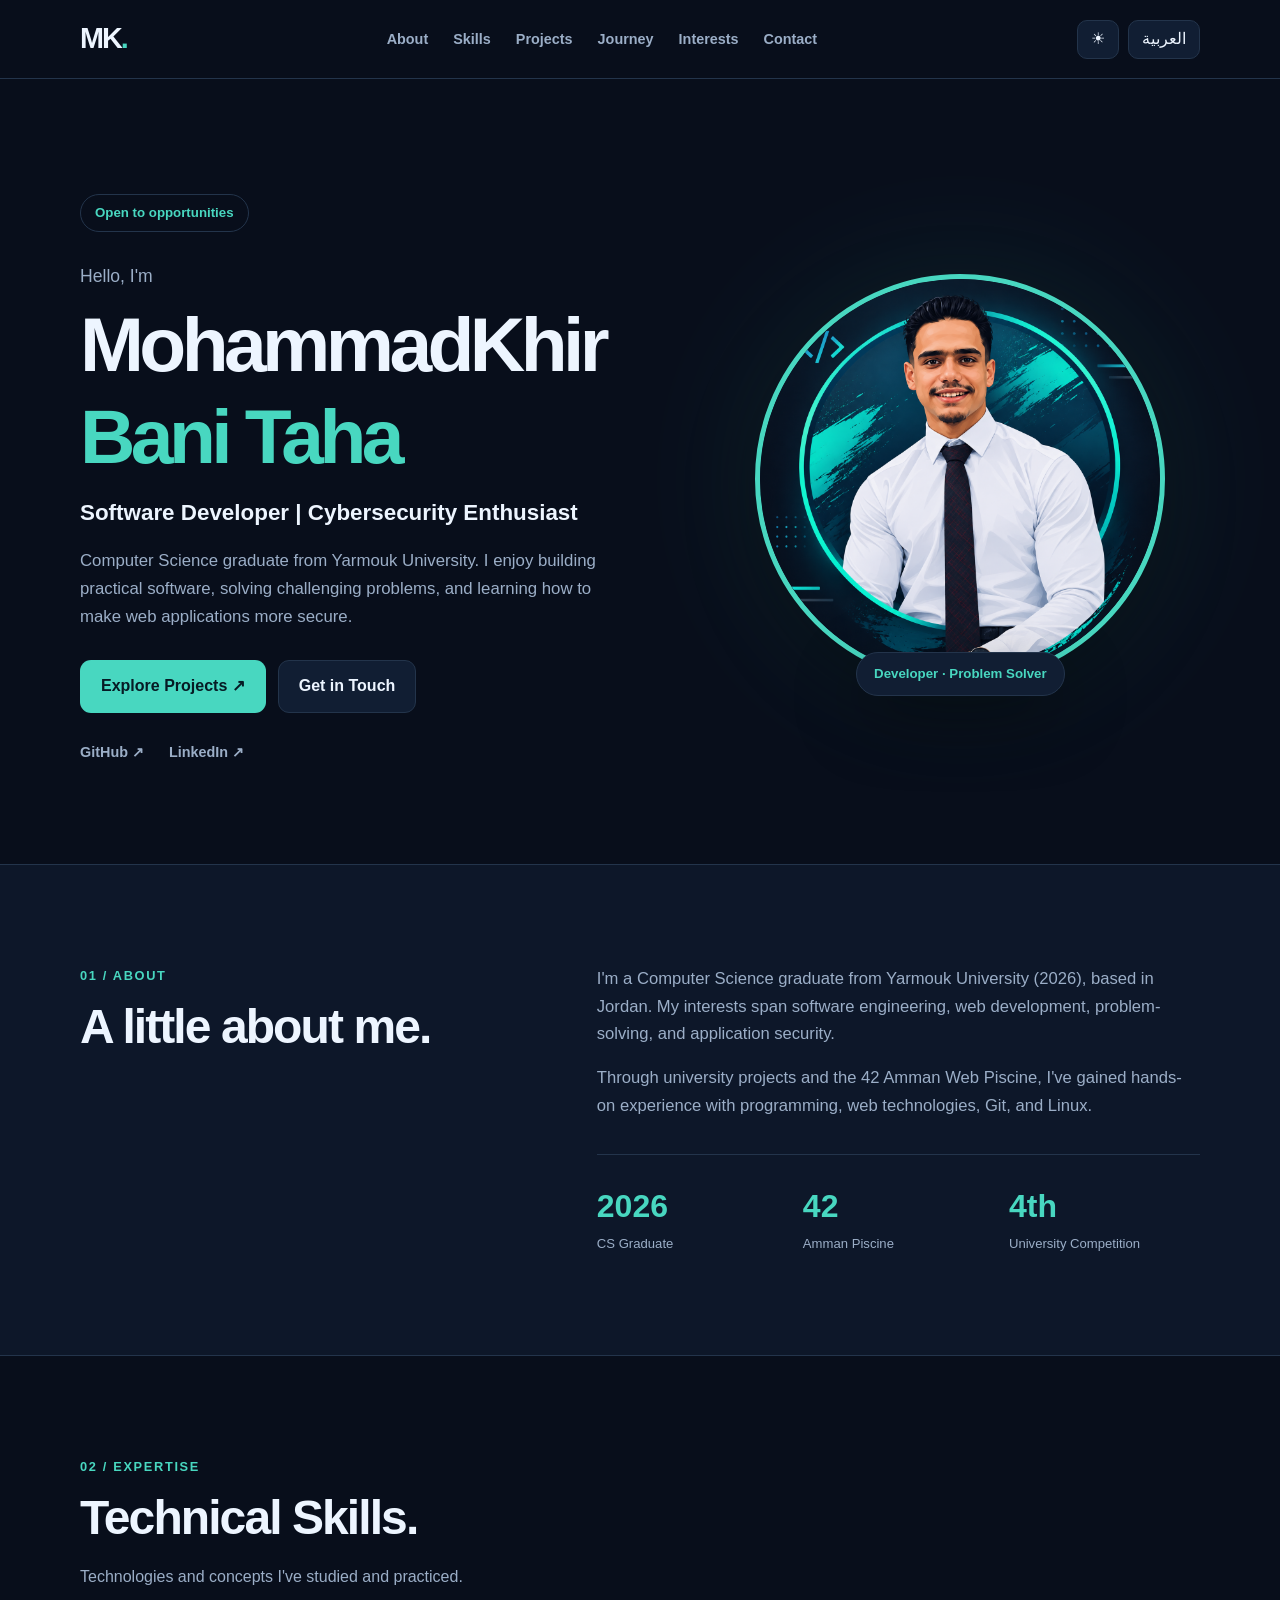
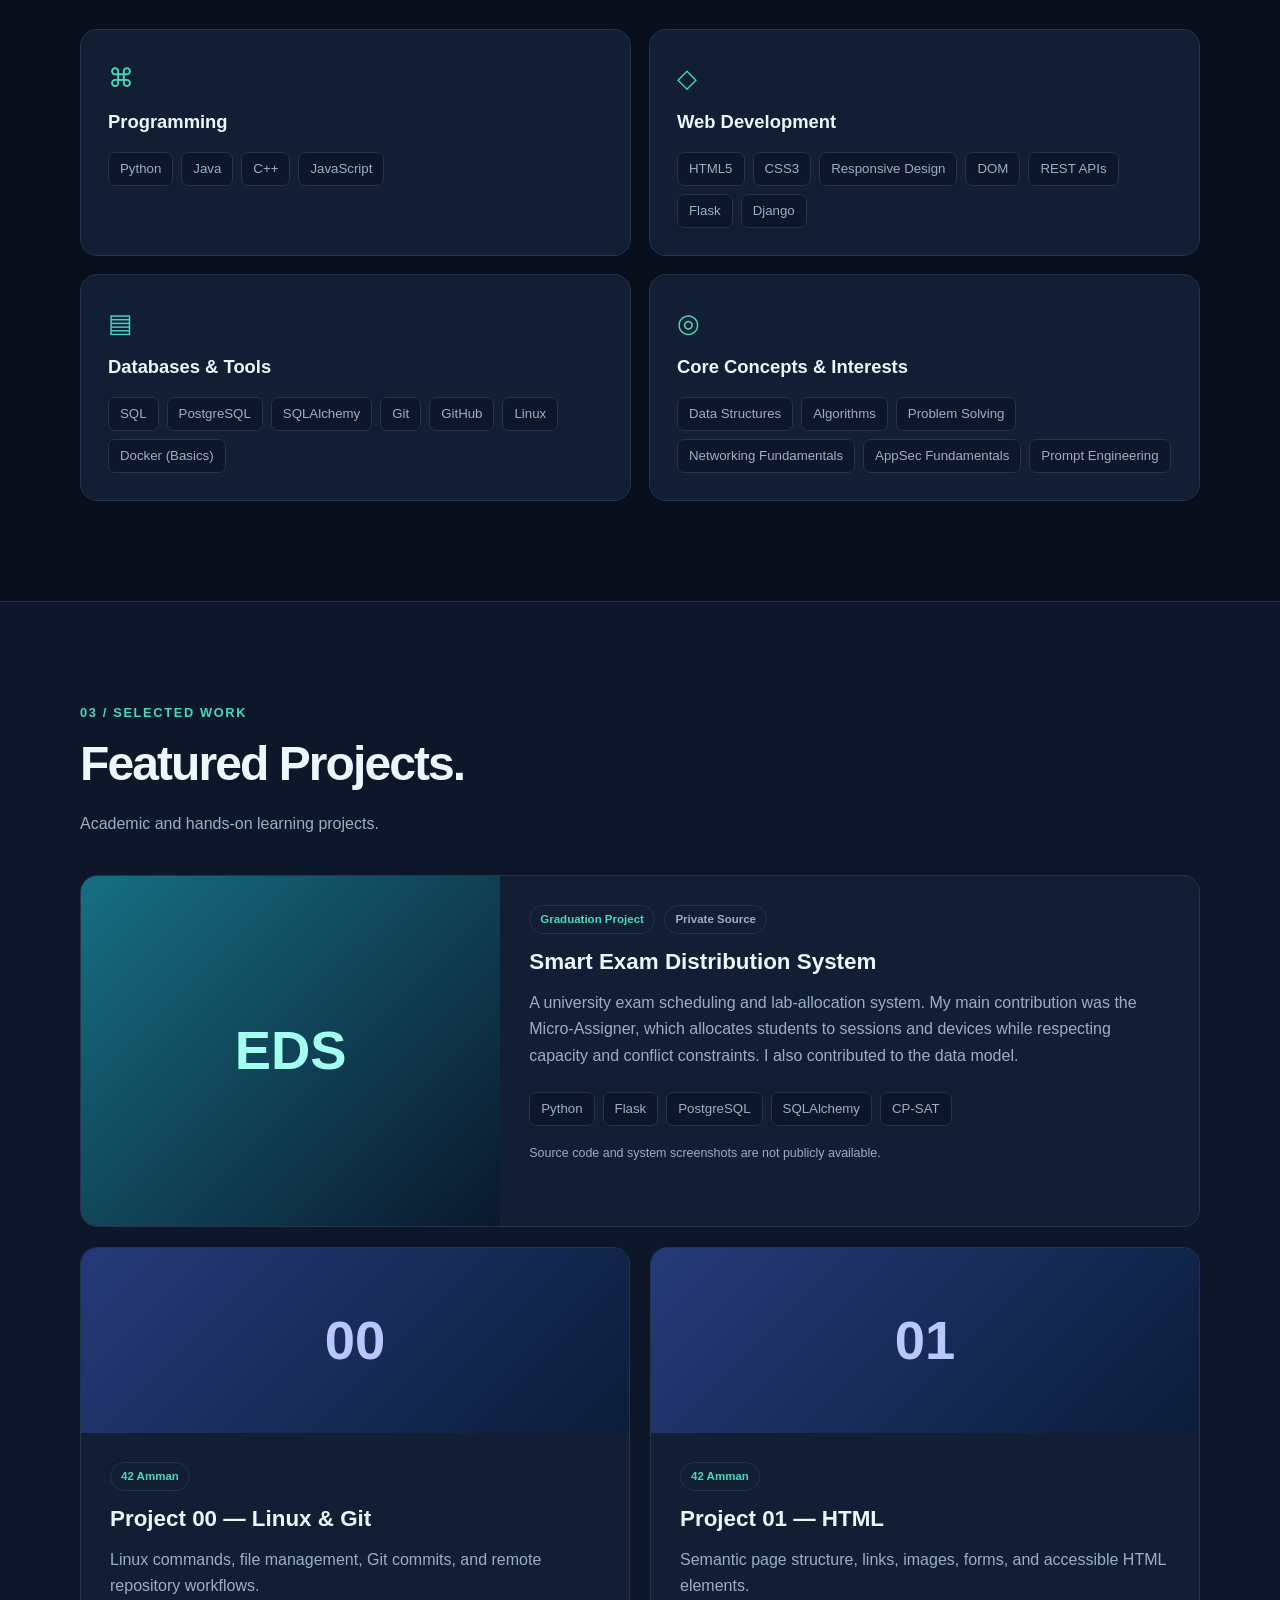
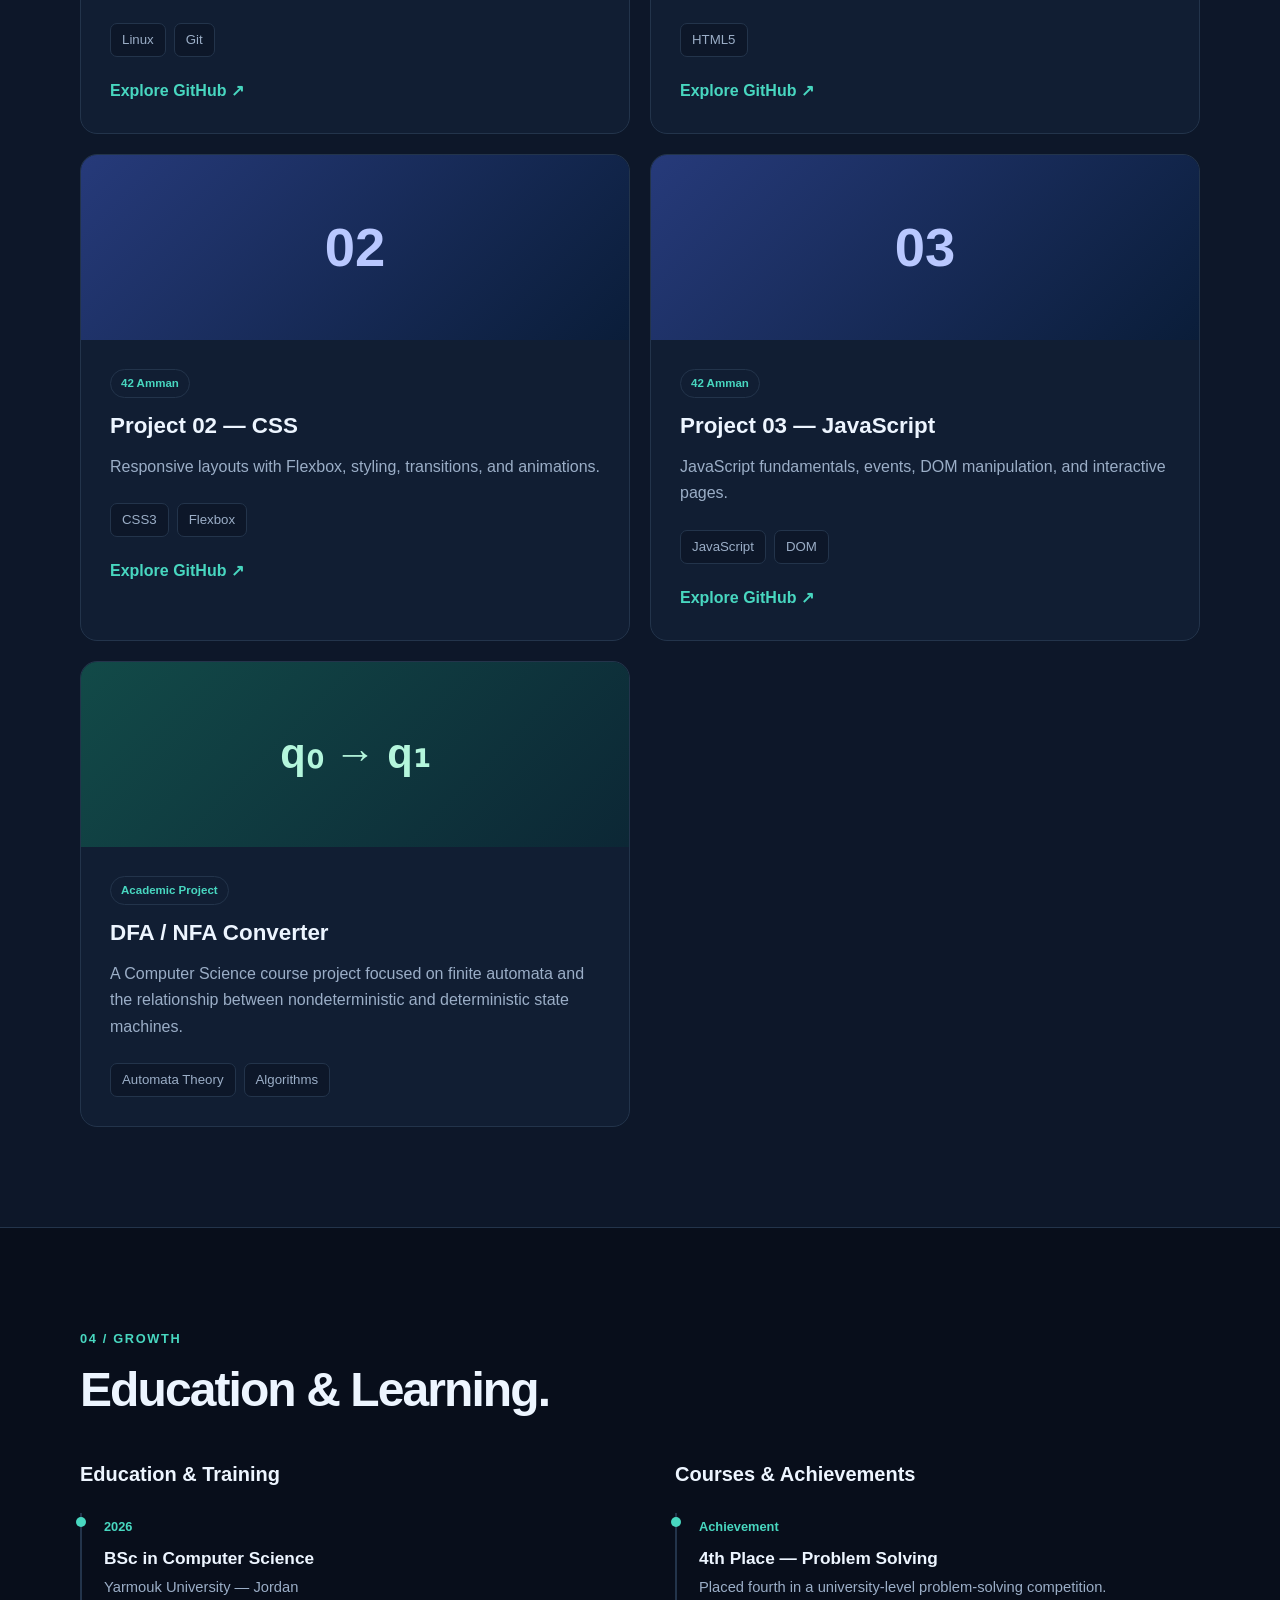
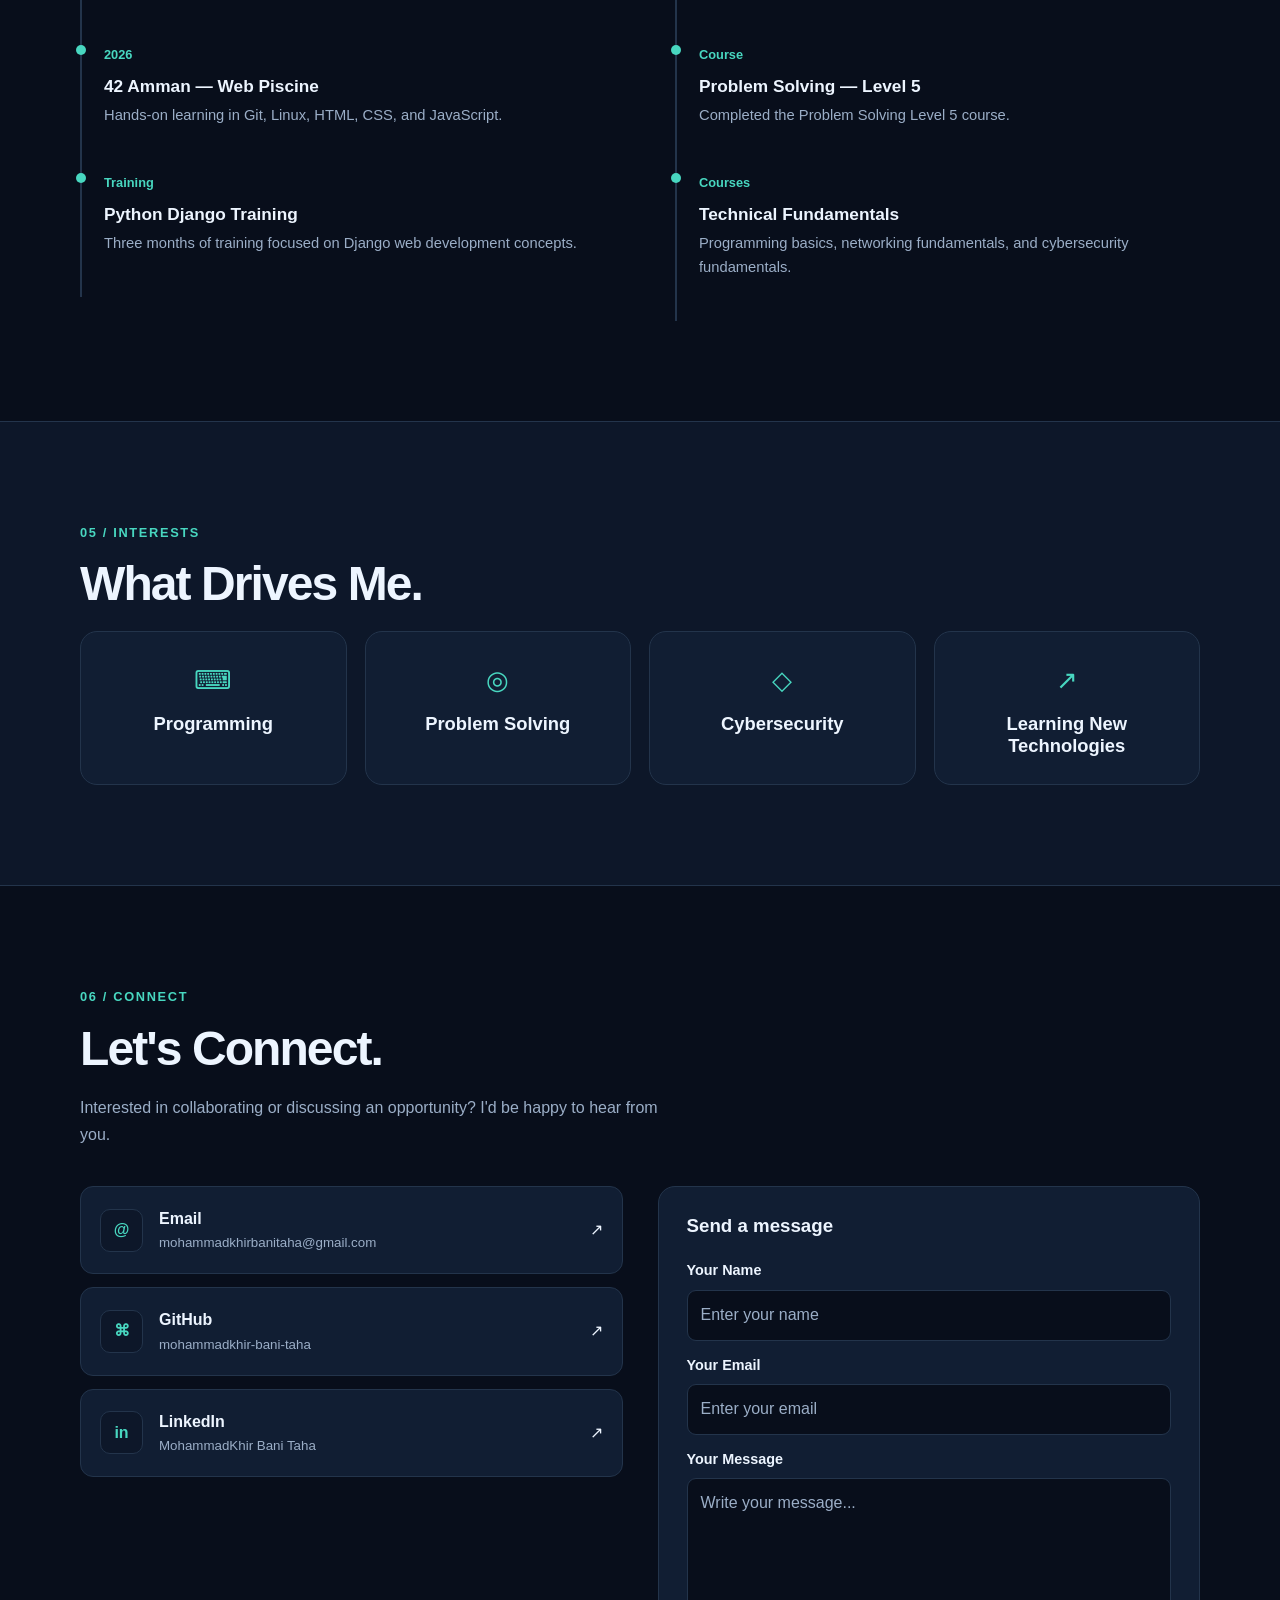
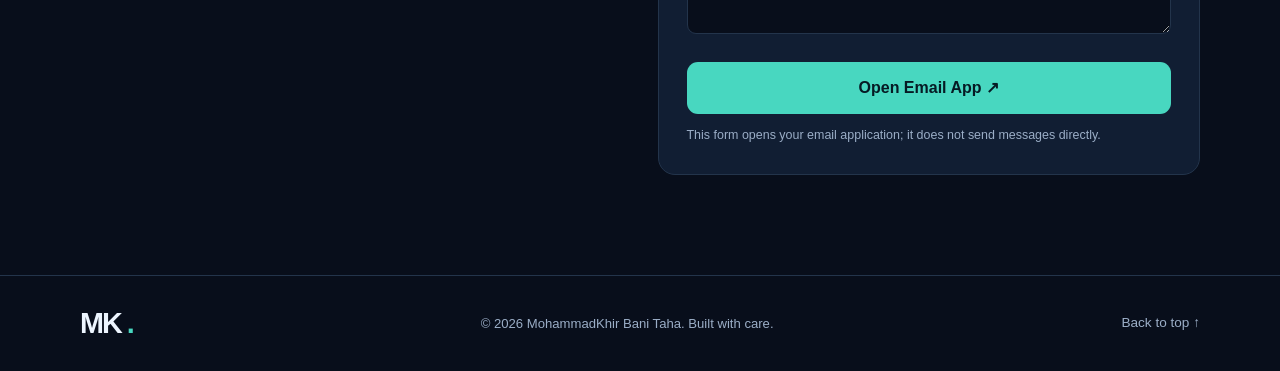
<file: index.html>
<!DOCTYPE html>
<html lang="en" dir="ltr">
<head>
  <meta charset="UTF-8">
  <meta name="viewport" content="width=device-width, initial-scale=1">
  <meta name="description" content="MohammadKhir Bani Taha — Software Developer and Cybersecurity Enthusiast.">
  <title>MohammadKhir Bani Taha | Portfolio</title>
  <link rel="stylesheet" href="style.css">
  <script src="script.js" defer></script>
</head>


    
<!-- 
Accessibility , 
Readability ,
SEO , 
Maintainability
 -->

<body>

  <header class="site-header">
    <nav class="nav container">
      <a class="brand" href="#home">MK<span>.</span></a>

      <button class="menu-toggle" id="menuBtn" type="button"
        aria-expanded="false" aria-controls="navLinks">☰</button>

      <ul class="nav-links" id="navLinks">
        <li><a href="#about" data-i18n="navAbout">About</a></li>
        <li><a href="#skills" data-i18n="navSkills">Skills</a></li>
        <li><a href="#projects" data-i18n="navProjects">Projects</a></li>
        <li><a href="#journey" data-i18n="navJourney">Journey</a></li>
        <li><a href="#hobbies" data-i18n="navHobbies">Interests</a></li>
        <li><a href="#contact" data-i18n="navContact">Contact</a></li>
      </ul>

      <div class="nav-actions">
        <button id="themeBtn" class="icon-btn" type="button"
          aria-label="Change theme">☀</button>





        <button id="langBtn" class="lang-btn" type="button">العربية</button>
      </div>
    </nav>
  </header>

  <main>

    <!-- HERO WITH PROFILE PHOTO -->
    <section class="hero container" id="home">
      <div class="hero-copy">
        <span class="eyebrow" data-i18n="heroEyebrow">
          Open to opportunities
        </span>

        <p class="hello" data-i18n="heroHello">Hello, I'm</p>

        <h1>MohammadKhir <span>Bani Taha</span></h1>

        <h2 data-i18n="heroRole">
          Software Developer | Cybersecurity Enthusiast
        </h2>

        <p class="lead" data-i18n="heroDescription">
          Computer Science graduate from Yarmouk University.
          I enjoy building practical software, solving challenging
          problems, and learning how to make web applications more secure.
        </p>

        <div class="hero-buttons">
          <a href="#projects" class="btn btn-primary"
            data-i18n="viewProjects">Explore Projects ↗</a>
          <a href="#contact" class="btn btn-secondary"
            data-i18n="contactMe">Get in Touch</a>
        </div>

        <div class="social-inline">
          <a href="https://github.com/mohammadkhir-bani-taha"
            target="_blank" rel="noopener noreferrer">GitHub ↗</a>
          <a href="https://www.linkedin.com/in/mohammadkhir-bani-taha-474792302"
            target="_blank" rel="noopener noreferrer">LinkedIn ↗</a>
        </div>
      </div>

      <div class="hero-photo-area">
        <div class="photo-glow"></div>
        <div class="photo-frame">
          <img src="assets/profile.jpg"
            alt="MohammadKhir Bani Taha profile photo"
            class="profile-photo">
        </div>
        <div class="photo-label" data-i18n="photoLabel">
          Developer · Problem Solver
        </div>
      </div>
    </section>

    <!-- ABOUT -->
    <section id="about" class="section alt-section">
      <div class="container about-layout">
        <div>
          <p class="section-kicker" data-i18n="aboutKicker">
            01 / ABOUT
          </p>
          <h2 class="section-title" data-i18n="aboutTitle">
            A little about me.
          </h2>
        </div>

        <div class="about-copy">
          <p data-i18n="aboutText1">
            I'm a Computer Science graduate from Yarmouk University
            (2026), based in Jordan. My interests span software
            engineering, web development, problem-solving,
            and application security.
          </p>

          <p data-i18n="aboutText2">
            Through university projects and the 42 Amman Web Piscine,
            I've gained hands-on experience with programming,
            web technologies, Git, and Linux.
          </p>

          <div class="about-facts">
            <div>
              <strong>2026</strong>
              <span data-i18n="factGrad">CS Graduate</span>
            </div>
            <div>
              <strong>42</strong>
              <span data-i18n="fact42">Amman Piscine</span>
            </div>
            <div>
              <strong>4th</strong>
              <span data-i18n="factPlace">University Competition</span>
            </div>
          </div>
        </div>
      </div>
    </section>

    <!-- SKILLS -->
    <section id="skills" class="section">
      <div class="container">
        <p class="section-kicker" data-i18n="skillsKicker">
          02 / EXPERTISE
        </p>
        <h2 class="section-title" data-i18n="skillsTitle">
          Technical Skills.
        </h2>
        <p class="section-subtitle" data-i18n="skillsIntro">
          Technologies and concepts I've studied and practiced.
        </p>

        <div class="skill-groups">
          <article class="panel">
            <div class="panel-icon">⌘</div>
            <h3 data-i18n="skillProgramming">Programming</h3>
            <div class="chips">
              <span>Python</span><span>Java</span>
              <span>C++</span><span>JavaScript</span>
            </div>
          </article>

          <article class="panel">
            <div class="panel-icon">◇</div>
            <h3 data-i18n="skillWeb">Web Development</h3>
            <div class="chips">
              <span>HTML5</span><span>CSS3</span>
              <span>Responsive Design</span><span>DOM</span>
              <span>REST APIs</span><span>Flask</span>
              <span>Django</span>
            </div>
          </article>

          <article class="panel">
            <div class="panel-icon">▤</div>
            <h3 data-i18n="skillData">Databases & Tools</h3>
            <div class="chips">
              <span>SQL</span><span>PostgreSQL</span>
              <span>SQLAlchemy</span><span>Git</span>
              <span>GitHub</span><span>Linux</span>
              <span>Docker (Basics)</span>
            </div>
          </article>

          <article class="panel">
            <div class="panel-icon">◎</div>
            <h3 data-i18n="skillConcepts">Core Concepts & Interests</h3>
            <div class="chips">
              <span>Data Structures</span><span>Algorithms</span>
              <span>Problem Solving</span>
              <span>Networking Fundamentals</span>
              <span>AppSec Fundamentals</span>
              <span>Prompt Engineering</span>
            </div>
          </article>
        </div>
      </div>
    </section>

    <!-- PROJECTS -->
    <section id="projects" class="section alt-section">
      <div class="container">
        <p class="section-kicker" data-i18n="projectsKicker">
          03 / SELECTED WORK
        </p>
        <h2 class="section-title" data-i18n="projectsTitle">
          Featured Projects.
        </h2>
        <p class="section-subtitle" data-i18n="projectsIntro">
          Academic and hands-on learning projects.
        </p>

        <div class="projects-grid">

          <article class="project-card featured">
            <div class="project-graphic graphic-eds">
              <span>EDS</span>
            </div>
            <div class="project-info">
              <span class="badge" data-i18n="badgeGraduation">
                Graduation Project
              </span>
              <span class="badge badge-muted" data-i18n="badgePrivate">
                Private Source
              </span>

              <h3 data-i18n="edsTitle">
                Smart Exam Distribution System
              </h3>
              <p data-i18n="edsDesc">
                A university exam scheduling and lab-allocation
                system. My main contribution was the Micro-Assigner,
                which allocates students to sessions and devices
                while respecting capacity and conflict constraints.
                I also contributed to the data model.
              </p>

              <div class="tech-tags">
                <span>Python</span><span>Flask</span>
                <span>PostgreSQL</span><span>SQLAlchemy</span>
                <span>CP-SAT</span>
              </div>

              <p class="privacy-note" data-i18n="edsPrivacy">
                Source code and system screenshots are not
                publicly available.
              </p>
            </div>
          </article>

          <article class="project-card">
            <div class="project-graphic graphic-web">
              <span>00</span>
            </div>
            <div class="project-info">
              <span class="badge">42 Amman</span>
              <h3 data-i18n="project00Title">
                Project 00 — Linux & Git
              </h3>
              <p data-i18n="project00Desc">
                Linux commands, file management, Git commits,
                and remote repository workflows.
              </p>
              <div class="tech-tags">
                <span>Linux</span><span>Git</span>
              </div>
              <a class="project-link"
                href="https://github.com/mohammadkhir-bani-taha"
                target="_blank" rel="noopener noreferrer"
                data-i18n="githubProfile">Explore GitHub ↗</a>
            </div>
          </article>

          <article class="project-card">
            <div class="project-graphic graphic-web">
              <span>01</span>
            </div>
            <div class="project-info">
              <span class="badge">42 Amman</span>
              <h3 data-i18n="project01Title">Project 01 — HTML</h3>
              <p data-i18n="project01Desc">
                Semantic page structure, links, images,
                forms, and accessible HTML elements.
              </p>
              <div class="tech-tags"><span>HTML5</span></div>
              <a class="project-link"
                href="https://github.com/mohammadkhir-bani-taha"
                target="_blank" rel="noopener noreferrer"
                data-i18n="githubProfile">Explore GitHub ↗</a>
            </div>
          </article>

          <article class="project-card">
            <div class="project-graphic graphic-web">
              <span>02</span>
            </div>
            <div class="project-info">
              <span class="badge">42 Amman</span>
              <h3 data-i18n="project02Title">Project 02 — CSS</h3>
              <p data-i18n="project02Desc">
                Responsive layouts with Flexbox, styling,
                transitions, and animations.
              </p>
              <div class="tech-tags">
                <span>CSS3</span><span>Flexbox</span>
              </div>
              <a class="project-link"
                href="https://github.com/mohammadkhir-bani-taha"
                target="_blank" rel="noopener noreferrer"
                data-i18n="githubProfile">Explore GitHub ↗</a>
            </div>
          </article>

          <article class="project-card">
            <div class="project-graphic graphic-web">
              <span>03</span>
            </div>
            <div class="project-info">
              <span class="badge">42 Amman</span>
              <h3 data-i18n="project03Title">
                Project 03 — JavaScript
              </h3>
              <p data-i18n="project03Desc">
                JavaScript fundamentals, events,
                DOM manipulation, and interactive pages.
              </p>
              <div class="tech-tags">
                <span>JavaScript</span><span>DOM</span>
              </div>
              <a class="project-link"
                href="https://github.com/mohammadkhir-bani-taha"
                target="_blank" rel="noopener noreferrer"
                data-i18n="githubProfile">Explore GitHub ↗</a>
            </div>
          </article>

          <article class="project-card">
            <div class="project-graphic graphic-automata">
              <span>q₀ → q₁</span>
            </div>
            <div class="project-info">
              <span class="badge" data-i18n="badgeAcademic">
                Academic Project
              </span>
              <h3 data-i18n="automataTitle">
                DFA / NFA Converter
              </h3>
              <p data-i18n="automataDesc">
                A Computer Science course project focused on
                finite automata and the relationship between
                nondeterministic and deterministic state machines.
              </p>
              <div class="tech-tags">
                <span>Automata Theory</span>
                <span>Algorithms</span>
              </div>
            </div>
          </article>

        </div>
      </div>
    </section>

    <!-- EDUCATION -->
    <section id="journey" class="section">
      <div class="container">
        <p class="section-kicker" data-i18n="journeyKicker">
          04 / GROWTH
        </p>
        <h2 class="section-title" data-i18n="journeyTitle">
          Education & Learning.
        </h2>

        <div class="journey-grid">
          <div class="journey-column">
            <h3 data-i18n="educationTitle">
              Education & Training
            </h3>

            <article class="timeline-item">
              <span class="timeline-year">2026</span>
              <h4 data-i18n="yuTitle">BSc in Computer Science</h4>
              <p data-i18n="yuDesc">
                Yarmouk University — Jordan
              </p>
            </article>

            <article class="timeline-item">
              <span class="timeline-year">2026</span>
              <h4 data-i18n="piscineTrainingTitle">
                42 Amman — Web Piscine
              </h4>
              <p data-i18n="piscineTrainingDesc">
                Hands-on learning in Git, Linux, HTML,
                CSS, and JavaScript.
              </p>
            </article>

            <article class="timeline-item">
              <span class="timeline-year" data-i18n="trainingLabel">
                Training
              </span>
              <h4 data-i18n="djangoTitle">
                Python Django Training
              </h4>
              <p data-i18n="djangoDesc">
                Three months of training focused on Django
                web development concepts.
              </p>
            </article>
          </div>

          <div class="journey-column">
            <h3 data-i18n="certTitle">
              Courses & Achievements
            </h3>

            <article class="timeline-item">
              <span class="timeline-year" data-i18n="achievementLabel">
                Achievement
              </span>
              <h4 data-i18n="placeTitle">
                4th Place — Problem Solving
              </h4>
              <p data-i18n="placeDesc">
                Placed fourth in a university-level
                problem-solving competition.
              </p>
            </article>

            <article class="timeline-item">
              <span class="timeline-year" data-i18n="courseLabel">
                Course
              </span>
              <h4 data-i18n="problemTitle">
                Problem Solving — Level 5
              </h4>
              <p data-i18n="problemDesc">
                Completed the Problem Solving Level 5 course.
              </p>
            </article>

            <article class="timeline-item">
              <span class="timeline-year" data-i18n="courseLabel2">
                Courses
              </span>
              <h4 data-i18n="fundamentalsTitle">
                Technical Fundamentals
              </h4>
              <p data-i18n="fundamentalsDesc">
                Programming basics, networking fundamentals,
                and cybersecurity fundamentals.
              </p>
            </article>
          </div>
        </div>
      </div>
    </section>

    <!-- HOBBIES -->
    <section id="hobbies" class="section alt-section">
      <div class="container">
        <p class="section-kicker" data-i18n="hobbiesKicker">
          05 / INTERESTS
        </p>
        <h2 class="section-title" data-i18n="hobbiesTitle">
          What Drives Me.
        </h2>

        <div class="hobbies-grid">
          <article class="panel">
            <div class="panel-icon">⌨</div>
            <h3 data-i18n="hobby1">Programming</h3>
          </article>
          <article class="panel">
            <div class="panel-icon">◎</div>
            <h3 data-i18n="hobby2">Problem Solving</h3>
          </article>
          <article class="panel">
            <div class="panel-icon">◇</div>
            <h3 data-i18n="hobby3">Cybersecurity</h3>
          </article>
          <article class="panel">
            <div class="panel-icon">↗</div>
            <h3 data-i18n="hobby4">Learning New Technologies</h3>
          </article>
        </div>
      </div>
    </section>



    
    <!-- CONTACT -->
    <section id="contact" class="section">
      <div class="container">
        <p class="section-kicker" data-i18n="contactKicker">
          06 / CONNECT
        </p>
        <h2 class="section-title" data-i18n="contactTitle">
          Let's Connect.
        </h2>
        <p class="section-subtitle" data-i18n="contactIntro">
          Interested in collaborating or discussing an opportunity?
          I'd be happy to hear from you.
        </p>

        <div class="contact-layout">
          <div class="contact-details">
            <a class="contact-item"
              href="mailto:mohammadkhirbanitaha@gmail.com">
              <span class="contact-icon">@</span>
              <span>
                <strong>Email</strong>
                <small>mohammadkhirbanitaha@gmail.com</small>
              </span>
              <span>↗</span>
            </a>

            <a class="contact-item"
              href="https://github.com/mohammadkhir-bani-taha"
              target="_blank" rel="noopener noreferrer">
              <span class="contact-icon">⌘</span>
              <span>
                <strong>GitHub</strong>
                <small>mohammadkhir-bani-taha</small>
              </span>
              <span>↗</span>
            </a>

            <a class="contact-item"
              href="https://www.linkedin.com/in/mohammadkhir-bani-taha-474792302"
              target="_blank" rel="noopener noreferrer">
              <span class="contact-icon">in</span>
              <span>
                <strong>LinkedIn</strong>
                <small>MohammadKhir Bani Taha</small>
              </span>
              <span>↗</span>
            </a>
          </div>

          <form id="contactForm" class="contact-form">
            <h3 data-i18n="formTitle">Send a message</h3>

            <label for="name" data-i18n="nameLabel">
              Your Name
            </label>
            <input id="name" name="name" type="text"
              required autocomplete="name"
              data-i18n-placeholder="namePlaceholder"
              placeholder="Enter your name">

            <label for="email" data-i18n="emailLabel">
              Your Email
            </label>
            <input id="email" name="email" type="email"
              required autocomplete="email"
              data-i18n-placeholder="emailPlaceholder"
              placeholder="Enter your email">

            <label for="message" data-i18n="messageLabel">
              Your Message
            </label>
            <textarea id="message" name="message" rows="5"
              required data-i18n-placeholder="messagePlaceholder"
              placeholder="Write your message..."></textarea>

            <button class="btn btn-primary submit-btn"
              type="submit" data-i18n="sendBtn">
              Open Email App ↗
            </button>

            <p class="form-note" data-i18n="formNote">
              This form opens your email application;
              it does not send messages directly.
            </p>
          </form>
        </div>
      </div>
    </section>

  </main>






  <footer class="footer">
    <div class="container footer-inner">
      <a class="brand" href="#home"> MK <span>.</span></a>
      <p data-i18n="footerText">
        © 2026 MohammadKhir Bani Taha. Built with care.
      </p>
      <a href="#home" data-i18n="backTop">Back to top ↑</a>
    </div>
  </footer>






</body>
</html>
</file>
<file: style.css>
:root {
  --bg: #080e1b;
  --surface: #0d1729;
  --panel: #111e33;  
  --text: #edf5ff;
  --muted: #9baec7;
  --accent: #48d7c0;
  --border: #23344b;
  --shadow: 0 22px 70px #0005;
}

body.light-theme {
  --bg: #f6f9fd;
  --surface: #eef3fa;
  --panel: #ffffff;
  --text: #14243a;
  --muted: #53647b;
  --accent: #087f75;
  --border: #dbe4f0;
  --shadow: 0 22px 60px #14243a12;
}

* {
  box-sizing: border-box;
}

html {
  scroll-behavior: smooth;
  scroll-padding-top: 90px;
}

body {
  margin: 0;
  background: var(--bg);
  color: var(--text);
  font-family: Arial, sans-serif;
  line-height: 1.65;
  transition: background 0.3s, color 0.3s;
}

h1, h2, h3, h4, p {
  margin-top: 0;
}

h1, h2, h3, h4 {
  line-height: 1.2;
}

a {
  color: inherit;
  text-decoration: none;
}

button, input, textarea {
  font: inherit;
}

button {
  cursor: pointer;
}

.container {
  width: min(1120px, calc(100% - 40px));
  margin: auto;
}

/* NAVBAR */

.site-header {
  position: sticky;
  top: 0;
  z-index: 20;
  background: var(--bg);
  border-bottom: 1px solid var(--border);
}

.nav {
  min-height: 78px;
  display: flex;
  align-items: center;
  justify-content: space-between;
  gap: 20px;
}

.brand {
  font-size: 1.8rem;
  font-weight: 800;
  letter-spacing: -2px;
}

.brand span {
  color: var(--accent);
}

.nav-links {
  display: flex;
  align-items: center;
  gap: 25px;
  list-style: none;
  padding: 0;
  margin: 0;
}

.nav-links a {
  font-size: 0.9rem;
  color: var(--muted);
  font-weight: 600;
}

.nav-links a:hover,
.social-inline a:hover {
  color: var(--accent);
}

.nav-actions {
  display: flex;
  gap: 9px;
}

.icon-btn,
.lang-btn,
.menu-toggle {
  background: var(--panel);
  color: var(--text);
  border: 1px solid var(--border);
  border-radius: 10px;
  min-height: 39px;
  padding: 0 13px;
}

.menu-toggle {
  display: none;
}

/* HERO */

.hero {
  min-height: 690px;
  padding-top: 115px;
  padding-bottom: 100px;
  display: grid;
  grid-template-columns: 1.1fr 0.9fr;
  align-items: center;
  gap: 55px;
}

.eyebrow {
  display: inline-block;
  padding: 7px 14px;
  border: 1px solid var(--border);
  border-radius: 50px;
  color: var(--accent);
  font-size: 0.83rem;
  font-weight: 700;
}

.hello {
  margin: 30px 0 7px;
  color: var(--muted);
  font-size: 1.1rem;
}

.hero h1 {
  font-size: clamp(3.1rem, 6vw, 5.2rem);
  letter-spacing: -0.06em;
  margin-bottom: 18px;
}

.hero h1 span {
  display: block;
  color: var(--accent);
}

.hero h2 {
  font-size: 1.4rem;
  font-weight: 600;
  margin-bottom: 20px;
}

.lead {
  color: var(--muted);
  font-size: 1.05rem;
  max-width: 540px;
}

.hero-buttons {
  display: flex;
  flex-wrap: wrap;
  gap: 12px;
  margin-top: 30px;
}

.btn {
  display: inline-flex;
  align-items: center;
  justify-content: center;
  border-radius: 11px;
  padding: 12px 20px;
  font-weight: 700;
  border: 1px solid transparent;
  transition: transform 0.2s;
}

.btn:hover {
  transform: translateY(-3px);
}

.btn-primary {
  background: var(--accent);
  color: #061b24;
}

.btn-secondary {
  border-color: var(--border);
  background: var(--panel);
  color: var(--text);
}

.social-inline {
  display: flex;
  gap: 25px;
  margin-top: 28px;
  color: var(--muted);
  font-weight: 700;
  font-size: 0.9rem;
}

/* PROFILE PHOTO */

.hero-photo-area {
  position: relative;
  display: flex;
  align-items: center;
  justify-content: center;
  min-height: 450px;
}

.photo-glow {
  position: absolute;
  width: 85%;
  aspect-ratio: 1;
  border-radius: 50%;
  background: var(--accent);
  opacity: 0.12;
  filter: blur(65px);
}

.photo-frame {
  position: relative;
  z-index: 1;
  width: min(100%, 410px);
  aspect-ratio: 1;
  border-radius: 50%;
  overflow: hidden;
  border: 5px solid var(--accent);
  box-shadow: var(--shadow);
  background: var(--surface);
}

.profile-photo {
  width: 100%;
  height: 100%;
  display: block;
  object-fit: cover;
  object-position: center;
  border-radius: 50%;
}

.photo-label {
  position: absolute;
  z-index: 2;
  bottom: 8px;
  padding: 10px 17px;
  background: var(--panel);
  color: var(--accent);
  border: 1px solid var(--border);
  border-radius: 50px;
  font-size: 0.83rem;
  font-weight: 700;
  box-shadow: var(--shadow);
}

/* GENERAL SECTIONS */

.section {
  padding: 100px 0;
}

.alt-section {
  background: var(--surface);
  border-block: 1px solid var(--border);
}

.section-kicker {
  color: var(--accent);
  font-size: 0.8rem;
  font-weight: 700;
  letter-spacing: 0.13em;
  margin-bottom: 12px;
}

.section-title {
  font-size: clamp(2rem, 4vw, 3rem);
  letter-spacing: -0.04em;
  margin-bottom: 18px;
}

.section-subtitle {
  color: var(--muted);
  max-width: 610px;
  margin-bottom: 38px;
}

/* ABOUT */

.about-layout {
  display: grid;
  grid-template-columns: 1fr 1.35fr;
  gap: 70px;
}

.about-copy p {
  color: var(--muted);
  font-size: 1.04rem;
}

.about-facts {
  display: grid;
  grid-template-columns: repeat(3, 1fr);
  gap: 15px;
  margin-top: 35px;
  padding-top: 25px;
  border-top: 1px solid var(--border);
}

.about-facts div {
  display: flex;
  flex-direction: column;
}

.about-facts strong {
  font-size: 2rem;
  color: var(--accent);
}

.about-facts span {
  color: var(--muted);
  font-size: 0.82rem;
}

/* SKILLS */

.skill-groups {
  display: grid;
  grid-template-columns: repeat(2, 1fr);
  gap: 18px;
}

.panel,
.project-card,
.contact-form {
  background: var(--panel);
  border: 1px solid var(--border);
  border-radius: 17px;
}

.panel {
  padding: 27px;
  transition: transform 0.2s, border-color 0.2s;
}

.panel:hover,
.project-card:hover {
  transform: translateY(-4px);
  border-color: var(--accent);
}

.panel-icon {
  font-size: 1.6rem;
  color: var(--accent);
  margin-bottom: 12px;
}

.panel h3 {
  font-size: 1.15rem;
  margin-bottom: 19px;
}

.chips,
.tech-tags {
  display: flex;
  flex-wrap: wrap;
  gap: 8px;
}

.chips span,
.tech-tags span {
  font-size: 0.83rem;
  border: 1px solid var(--border);
  background: var(--surface);
  color: var(--muted);
  padding: 5px 11px;
  border-radius: 7px;
}

/* PROJECTS */

.projects-grid {
  display: grid;
  grid-template-columns: repeat(2, 1fr);
  gap: 20px;
}

.project-card {
  overflow: hidden;
  transition: transform 0.2s, border-color 0.2s;
}

.project-card.featured {
  grid-column: 1 / -1;
  display: grid;
  grid-template-columns: 0.75fr 1.25fr;
}

.project-graphic {
  min-height: 185px;
  display: grid;
  place-items: center;
  font-size: 3.4rem;
  font-weight: 800;
  position: relative;
}

.featured .project-graphic {
  min-height: 350px;
}

.graphic-eds {
  background: linear-gradient(135deg, #176f82, #0a182d);
  color: #a4fff0;
}

.graphic-web {
  background: linear-gradient(135deg, #263a7a, #0a1d39);
  color: #b9c8ff;
}

.graphic-automata {
  background: linear-gradient(135deg, #124a48, #0c2735);
  color: #b4f6dc;
  font-size: 2.6rem;
}

.project-info {
  padding: 29px;
}

.project-info h3 {
  font-size: 1.4rem;
  margin-bottom: 14px;
}

.project-info p {
  color: var(--muted);
}

.badge {
  display: inline-block;
  color: var(--accent);
  border: 1px solid var(--border);
  border-radius: 20px;
  padding: 4px 10px;
  font-size: 0.72rem;
  font-weight: 700;
  margin-bottom: 15px;
}

.badge-muted {
  color: var(--muted);
  margin-left: 5px;
}

.tech-tags {
  margin-top: 23px;
}

.privacy-note {
  font-size: 0.78rem;
  margin-top: 17px;
}

.project-link {
  display: inline-block;
  margin-top: 21px;
  color: var(--accent);
  font-weight: 700;
}

/* EDUCATION */

.journey-grid {
  display: grid;
  grid-template-columns: 1fr 1fr;
  gap: 70px;
  margin-top: 43px;
}

.journey-column > h3 {
  margin-bottom: 27px;
  font-size: 1.25rem;
}

.timeline-item {
  border-left: 2px solid var(--border);
  padding: 0 0 27px 22px;
  position: relative;
}

.timeline-item::before {
  content: "";
  position: absolute;
  width: 10px;
  height: 10px;
  background: var(--accent);
  border-radius: 50%;
  left: -6px;
  top: 4px;
}

.timeline-year {
  color: var(--accent);
  font-size: 0.8rem;
  font-weight: 700;
}

.timeline-item h4 {
  font-size: 1.08rem;
  margin: 9px 0 6px;
}

.timeline-item p {
  color: var(--muted);
  font-size: 0.92rem;
}

/* HOBBIES */

.hobbies-grid {
  display: grid;
  grid-template-columns: repeat(4, 1fr);
  gap: 18px;
}

.hobbies-grid .panel {
  text-align: center;
}

.hobbies-grid .panel h3 {
  margin-bottom: 0;
}

/* CONTACT */

.contact-layout {
  display: grid;
  grid-template-columns: 1fr 1fr;
  gap: 35px;
  margin-top: 38px;
}

.contact-details {
  display: flex;
  flex-direction: column;
  gap: 13px;
}

.contact-item {
  display: flex;
  align-items: center;
  gap: 16px;
  padding: 19px;
  border: 1px solid var(--border);
  border-radius: 13px;
  background: var(--panel);
}

.contact-item:hover {
  border-color: var(--accent);
}

.contact-item > span:nth-child(2) {
  display: flex;
  flex-direction: column;
  flex: 1;
  min-width: 0;
}

.contact-item small {
  color: var(--muted);
  overflow-wrap: anywhere;
}

.contact-icon {
  background: var(--surface);
  border: 1px solid var(--border);
  color: var(--accent);
  width: 43px;
  height: 43px;
  border-radius: 10px;
  display: grid;
  place-items: center;
  font-weight: 700;
}

.contact-form {
  padding: 28px;
}

.contact-form h3 {
  margin-bottom: 22px;
}

.contact-form label {
  display: block;
  font-size: 0.9rem;
  font-weight: 700;
  margin: 13px 0 7px;
}

.contact-form input,
.contact-form textarea {
  width: 100%;
  padding: 11px 13px;
  border-radius: 9px;
  background: var(--bg);
  border: 1px solid var(--border);
  color: var(--text);
  resize: vertical;
}

.contact-form input::placeholder,
.contact-form textarea::placeholder {
  color: var(--muted);
}

.submit-btn {
  margin-top: 19px;
  width: 100%;
}

.form-note {
  font-size: 0.78rem;
  color: var(--muted);
  margin: 11px 0 0;
}

/* FOOTER */

.footer {
  padding: 24px 0;
  border-top: 1px solid var(--border);
}

.footer-inner {
  display: flex;
  align-items: center;
  justify-content: space-between;
  gap: 15px;
}

.footer p {
  color: var(--muted);
  font-size: 0.82rem;
  margin: 0;
}

.footer a:last-child {
  color: var(--muted);
  font-size: 0.85rem;
}

/* ARABIC / RTL */

html[dir="rtl"] .timeline-item {
  border-left: 0;
  border-right: 2px solid var(--border);
  padding: 0 22px 27px 0;
}

html[dir="rtl"] .timeline-item::before {
  left: auto;
  right: -6px;
}

html[dir="rtl"] .badge-muted {
  margin-left: 0;
  margin-right: 5px;
}

/* RESPONSIVE DESIGN */

@media (max-width: 950px) {
  .nav-links {
    gap: 13px;
  }

  .hero {
    gap: 20px;
  }

  .about-layout {
    gap: 30px;
  }
}

@media (max-width: 760px) {
  .nav {
    min-height: 69px;
  }

  .menu-toggle {
    display: block;
    order: 3;
  }

  .nav-actions {
    margin-left: auto;
  }

  .nav-links {
    position: absolute;
    left: 0;
    right: 0;
    top: 69px;
    display: none;
    flex-direction: column;
    align-items: stretch;
    background: var(--panel);
    padding: 20px;
    border-bottom: 1px solid var(--border);
  }

  .nav-links.open {
    display: flex;
  }

  .nav-links a {
    display: block;
    padding: 11px;
  }

  .hero {
    grid-template-columns: 1fr;
    padding-top: 70px;
    padding-bottom: 70px;
    min-height: auto;
  }

  .hero-photo-area {
    min-height: 350px;
  }

  .photo-frame {
    width: min(85%, 340px);
  }

  .section {
    padding: 70px 0;
  }

  .about-layout,
  .journey-grid,
  .contact-layout,
  .skill-groups,
  .projects-grid {
    grid-template-columns: 1fr;
  }

  .project-card.featured {
    grid-template-columns: 1fr;
  }

  .featured .project-graphic {
    min-height: 210px;
  }

  .hobbies-grid {
    grid-template-columns: repeat(2, 1fr);
  }

  .footer-inner {
    flex-wrap: wrap;
  }
}

@media (max-width: 440px) {
  .container {
    width: calc(100% - 28px);
  }

  .hero h1 {
    font-size: 2.8rem;
  }

  .hero-photo-area {
    min-height: 300px;
  }

  .about-facts {
    gap: 8px;
  }

  .about-facts strong {
    font-size: 1.5rem;
  }

  .about-facts span {
    font-size: 0.7rem;
  }

  .hobbies-grid {
    grid-template-columns: 1fr;
  }

  .contact-form {
    padding: 20px;
  }

  .footer-inner {
    justify-content: center;
    text-align: center;
  }
}

@media (prefers-reduced-motion: reduce) {
  html {
    scroll-behavior: auto;
  }

  * {
    transition: none !important;
    animation: none !important;
  }
}
</file>
